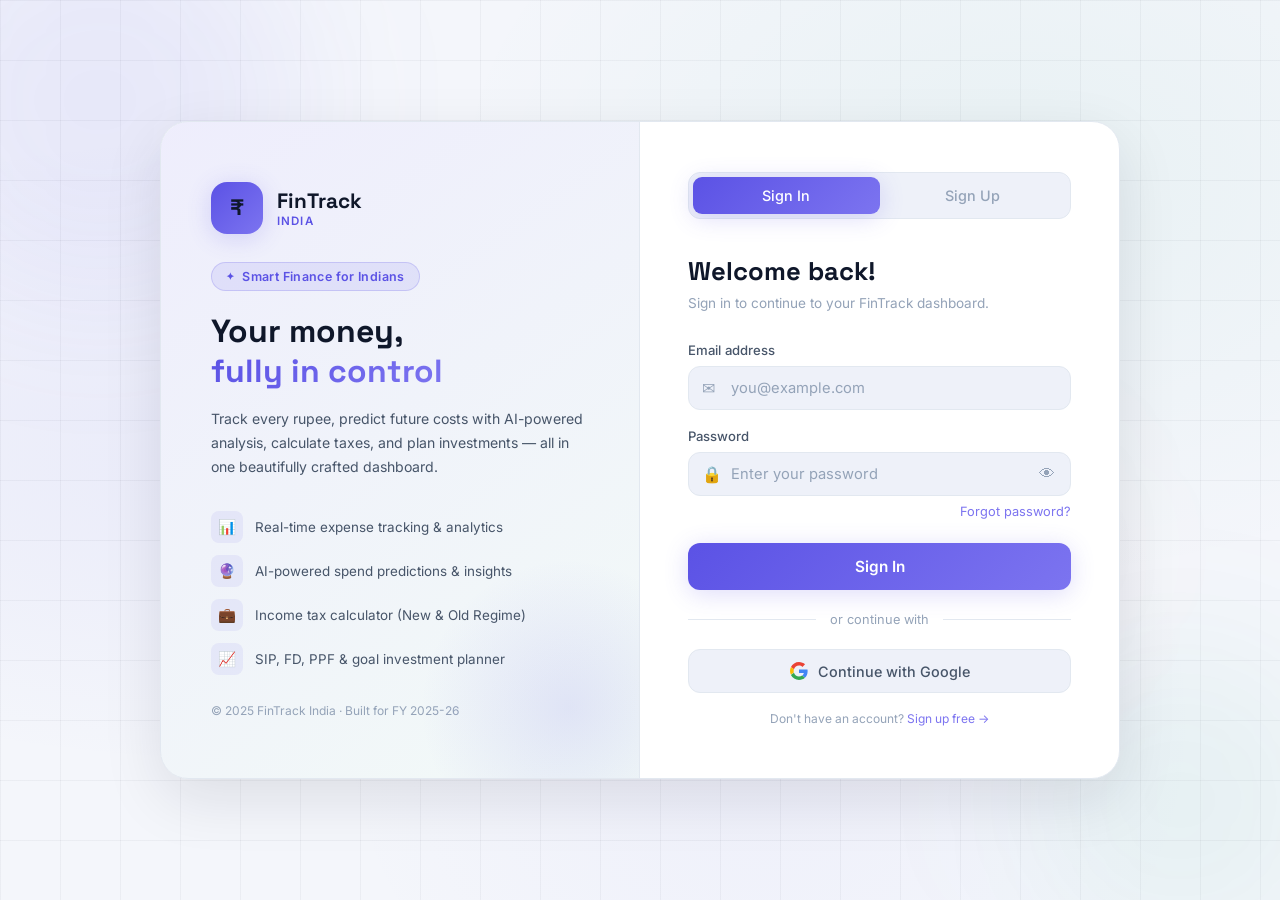
<file: auth.html>
<!DOCTYPE html>
<html lang="en">
<head>
  <meta charset="UTF-8" />
  <meta name="viewport" content="width=device-width, initial-scale=1.0" />
  <title>FinTrack India — Login & Sign Up</title>
  <meta name="description" content="Sign in or create your FinTrack India account to track expenses, predict future costs, and manage your Indian finances." />
  <link rel="preconnect" href="https://fonts.googleapis.com" />
  <link rel="preconnect" href="https://fonts.gstatic.com" crossorigin />
  <link href="https://fonts.googleapis.com/css2?family=Inter:wght@300;400;500;600;700;800&family=Space+Grotesk:wght@400;500;600;700&display=swap" rel="stylesheet" />
  <style>
    *, *::before, *::after { box-sizing: border-box; margin: 0; padding: 0; }

    :root {
      --bg-dark: #f4f6fb;
      --bg-card: #ffffff;
      --bg-card2: #eef1f9;
      --accent: #5b52e5;
      --accent-light: #7c74f0;
      --accent3: #059669;
      --danger: #dc2626;
      --text-primary: #0f172a;
      --text-secondary: #475569;
      --text-muted: #94a3b8;
      --border: #e2e8f0;
      --border2: #cbd5e1;
      --radius: 20px;
      --radius-sm: 12px;
      --shadow: 0 20px 60px rgba(15,23,42,0.1);
      --shadow-accent: 0 4px 24px rgba(91,82,229,0.2);
      --transition: 0.25s ease;
      --font: 'Inter', sans-serif;
      --font2: 'Space Grotesk', sans-serif;
    }

    html { font-size: 16px; overflow-y: auto; }

    body {
      font-family: var(--font);
      background: var(--bg-dark);
      color: var(--text-primary);
      min-height: 100vh;
      display: flex;
      align-items: center;
      justify-content: center;
      padding: 40px 20px;
      position: relative;
    }

    /* ===== ANIMATED BACKGROUND ===== */
    .bg-canvas {
      position: fixed;
      inset: 0;
      z-index: 0;
      background: radial-gradient(ellipse at 20% 50%, rgba(91,82,229,0.07) 0%, transparent 50%),
                  radial-gradient(ellipse at 80% 20%, rgba(5,150,105,0.05) 0%, transparent 40%),
                  radial-gradient(ellipse at 60% 80%, rgba(124,116,240,0.05) 0%, transparent 40%),
                  var(--bg-dark);
    }

    .orb {
      position: absolute;
      border-radius: 50%;
      filter: blur(80px);
      animation: orbFloat 8s ease-in-out infinite;
      pointer-events: none;
    }
    .orb-1 {
      width: 400px; height: 400px;
      background: rgba(91,82,229,0.08);
      top: -100px; left: -100px;
      animation-delay: 0s;
    }
    .orb-2 {
      width: 300px; height: 300px;
      background: rgba(5,150,105,0.06);
      bottom: -50px; right: -50px;
      animation-delay: 3s;
    }
    .orb-3 {
      width: 200px; height: 200px;
      background: rgba(217,119,6,0.05);
      top: 50%; right: 15%;
      animation-delay: 6s;
    }

    @keyframes orbFloat {
      0%, 100% { transform: translate(0, 0) scale(1); }
      33% { transform: translate(20px, -30px) scale(1.05); }
      66% { transform: translate(-15px, 20px) scale(0.95); }
    }

    /* Grid pattern overlay */
    .bg-grid {
      position: fixed;
      inset: 0;
      z-index: 0;
      background-image:
        linear-gradient(rgba(15,23,42,0.04) 1px, transparent 1px),
        linear-gradient(90deg, rgba(15,23,42,0.04) 1px, transparent 1px);
      background-size: 60px 60px;
    }

    /* ===== SPLIT LAYOUT ===== */
    .auth-wrapper {
      position: relative;
      z-index: 1;
      display: grid;
      grid-template-columns: 1fr 1fr;
      width: 100%;
      max-width: 960px;
      min-height: 620px;
      background: var(--bg-card);
      border-radius: 28px;
      border: 1px solid var(--border);
      box-shadow: var(--shadow);
      overflow: hidden;
      animation: wrapperIn 0.6s cubic-bezier(0.34, 1.56, 0.64, 1);
    }

    @keyframes wrapperIn {
      from { opacity: 0; transform: translateY(40px) scale(0.95); }
      to { opacity: 1; transform: none; }
    }

    /* ===== LEFT PANEL (HERO) ===== */
    .hero-panel {
      background: linear-gradient(145deg, rgba(91,82,229,0.1) 0%, rgba(5,150,105,0.05) 100%);
      border-right: 1px solid var(--border);
      padding: 60px 50px;
      display: flex;
      flex-direction: column;
      justify-content: space-between;
      position: relative;
      overflow: hidden;
    }

    .hero-panel::before {
      content: '';
      position: absolute;
      width: 300px; height: 300px;
      background: radial-gradient(circle, rgba(91,82,229,0.12) 0%, transparent 70%);
      bottom: -80px; right: -80px;
      border-radius: 50%;
    }

    .hero-brand {
      display: flex;
      align-items: center;
      gap: 14px;
    }

    .hero-brand-icon {
      width: 52px; height: 52px;
      background: linear-gradient(135deg, var(--accent), var(--accent-light));
      border-radius: 16px;
      display: flex; align-items: center; justify-content: center;
      font-size: 1.4rem; font-weight: 700; font-family: var(--font2);
      box-shadow: var(--shadow-accent);
    }

    .hero-brand-text .name {
      font-family: var(--font2);
      font-size: 1.3rem; font-weight: 700;
      color: var(--text-primary);
    }
    .hero-brand-text .sub {
      font-size: 0.72rem; color: var(--accent);
      font-weight: 600; letter-spacing: 0.1em;
      text-transform: uppercase;
    }

    .hero-body {
      position: relative; z-index: 1;
    }

    .hero-tag {
      display: inline-flex; align-items: center; gap: 8px;
      background: rgba(91,82,229,0.1);
      border: 1px solid rgba(91,82,229,0.2);
      color: var(--accent);
      padding: 6px 14px; border-radius: 30px;
      font-size: 0.78rem; font-weight: 600;
      margin-bottom: 20px;
      letter-spacing: 0.03em;
    }
    .hero-tag::before { content: '✦'; font-size: 0.65rem; }

    .hero-title {
      font-family: var(--font2);
      font-size: 2rem; font-weight: 700;
      line-height: 1.25;
      color: var(--text-primary);
      margin-bottom: 16px;
    }
    .hero-title span {
      background: linear-gradient(135deg, var(--accent), var(--accent-light));
      -webkit-background-clip: text;
      -webkit-text-fill-color: transparent;
      background-clip: text;
    }

    .hero-desc {
      font-size: 0.88rem; color: var(--text-secondary);
      line-height: 1.7; margin-bottom: 32px;
    }

    .hero-features {
      display: flex; flex-direction: column; gap: 12px;
    }
    .hero-feature {
      display: flex; align-items: center; gap: 12px;
      font-size: 0.84rem; color: var(--text-secondary);
    }
    .hero-feature-icon {
      width: 32px; height: 32px; border-radius: 8px;
      background: rgba(91,82,229,0.08);
      display: flex; align-items: center; justify-content: center;
      font-size: 0.9rem; flex-shrink: 0;
    }

    .hero-footer {
      font-size: 0.75rem; color: var(--text-muted);
    }

    /* ===== RIGHT PANEL (FORM) ===== */
    .form-panel {
      padding: 50px 48px;
      display: flex;
      flex-direction: column;
      justify-content: center;
      overflow-y: auto;
    }

    /* ===== TABS ===== */
    .auth-tabs {
      display: flex;
      background: var(--bg-card2);
      border-radius: var(--radius-sm);
      padding: 4px;
      margin-bottom: 36px;
      border: 1px solid var(--border);
    }

    .auth-tab {
      flex: 1; padding: 10px;
      border-radius: 9px; border: none;
      background: none; cursor: pointer;
      color: var(--text-muted);
      font-family: var(--font); font-size: 0.9rem; font-weight: 500;
      transition: all var(--transition);
    }
    .auth-tab.active {
      background: linear-gradient(135deg, var(--accent), var(--accent-light));
      color: white;
      box-shadow: var(--shadow-accent);
    }

    /* ===== FORM ===== */
    .auth-form { display: none; animation: formIn 0.3s ease; }
    .auth-form.active { display: block; }

    @keyframes formIn {
      from { opacity: 0; transform: translateX(15px); }
      to { opacity: 1; transform: none; }
    }

    .form-heading {
      font-family: var(--font2);
      font-size: 1.6rem; font-weight: 700;
      color: var(--text-primary);
      margin-bottom: 6px;
    }
    .form-subheading {
      font-size: 0.85rem; color: var(--text-muted);
      margin-bottom: 28px; line-height: 1.6;
    }

    .form-group {
      margin-bottom: 18px;
    }
    .form-group label {
      display: block;
      font-size: 0.82rem; font-weight: 500;
      color: var(--text-secondary); margin-bottom: 8px;
    }

    .input-wrapper {
      position: relative;
    }
    .input-icon {
      position: absolute;
      left: 14px; top: 50%; transform: translateY(-50%);
      color: var(--text-muted); font-size: 1rem;
      pointer-events: none;
    }

    .form-group input {
      width: 100%; padding: 12px 14px 12px 42px;
      background: var(--bg-card2);
      border: 1px solid var(--border);
      border-radius: var(--radius-sm);
      color: var(--text-primary);
      font-family: var(--font); font-size: 0.92rem;
      transition: border-color var(--transition), box-shadow var(--transition);
      outline: none;
    }
    .form-group input:focus {
      border-color: var(--accent);
      box-shadow: 0 0 0 3px rgba(91,82,229,0.12);
    }
    .form-group input::placeholder { color: var(--text-muted); }

    .input-toggle-pw {
      position: absolute;
      right: 14px; top: 50%; transform: translateY(-50%);
      background: none; border: none; cursor: pointer;
      color: var(--text-muted); font-size: 1rem;
      line-height: 1; padding: 2px;
      transition: color var(--transition);
    }
    .input-toggle-pw:hover { color: var(--text-secondary); }

    .form-row {
      display: grid; grid-template-columns: 1fr 1fr; gap: 14px;
    }

    .btn-auth {
      width: 100%; padding: 14px;
      background: linear-gradient(135deg, var(--accent), var(--accent-light));
      border: none; border-radius: var(--radius-sm);
      color: white; font-family: var(--font);
      font-size: 0.96rem; font-weight: 600;
      cursor: pointer; transition: all var(--transition);
      box-shadow: var(--shadow-accent);
      margin-top: 8px;
      position: relative;
      overflow: hidden;
    }
    .btn-auth::after {
      content: '';
      position: absolute; inset: 0;
      background: linear-gradient(135deg, rgba(255,255,255,0.1), transparent);
      opacity: 0; transition: opacity var(--transition);
    }
    .btn-auth:hover { transform: translateY(-2px); box-shadow: 0 8px 30px rgba(91,82,229,0.35); }
    .btn-auth:hover::after { opacity: 1; }
    .btn-auth:active { transform: none; }
    .btn-auth:disabled { opacity: 0.65; cursor: not-allowed; transform: none; }

    .auth-divider {
      display: flex; align-items: center; gap: 14px;
      margin: 22px 0; color: var(--text-muted); font-size: 0.8rem;
    }
    .auth-divider::before, .auth-divider::after {
      content: ''; flex: 1; height: 1px; background: var(--border);
    }

    .btn-google {
      width: 100%; padding: 12px 14px;
      background: var(--bg-card2);
      border: 1px solid var(--border); border-radius: var(--radius-sm);
      color: var(--text-secondary); font-family: var(--font);
      font-size: 0.9rem; font-weight: 500;
      cursor: pointer; transition: all var(--transition);
      display: flex; align-items: center; justify-content: center; gap: 10px;
    }
    .btn-google:hover { border-color: var(--border2); color: var(--text-primary); background: rgba(15,23,42,0.03); }

    .forgot-link {
      text-align: right; font-size: 0.8rem;
      margin-top: -10px; margin-bottom: 16px;
    }
    .forgot-link a {
      color: var(--accent-light); text-decoration: none;
      transition: color var(--transition);
    }
    .forgot-link a:hover { color: var(--accent); }

    .terms-note {
      font-size: 0.75rem; color: var(--text-muted);
      text-align: center; margin-top: 16px; line-height: 1.6;
    }
    .terms-note a { color: var(--accent-light); text-decoration: none; }

    /* ===== ERROR / SUCCESS ALERTS ===== */
    .alert {
      padding: 12px 16px; border-radius: var(--radius-sm);
      font-size: 0.85rem; font-weight: 500;
      margin-bottom: 18px; display: none;
      animation: alertIn 0.25s ease;
    }
    @keyframes alertIn {
      from { opacity: 0; transform: translateY(-8px); }
      to { opacity: 1; transform: none; }
    }
    .alert.show { display: flex; align-items: center; gap: 10px; }
    .alert.error { background: rgba(220,38,38,0.08); border: 1px solid rgba(220,38,38,0.25); color: #b91c1c; }
    .alert.success { background: rgba(5,150,105,0.08); border: 1px solid rgba(5,150,105,0.25); color: #047857; }

    /* ===== LOADING SPINNER ===== */
    .spinner {
      width: 18px; height: 18px;
      border: 2px solid rgba(255,255,255,0.3);
      border-top-color: white;
      border-radius: 50%;
      animation: spin 0.7s linear infinite;
      display: inline-block;
    }
    @keyframes spin { to { transform: rotate(360deg); } }

    /* ===== FIELD ERROR ===== */
    .field-error {
      font-size: 0.75rem;
      color: var(--danger);
      margin-top: 5px;
      display: none;
      animation: alertIn 0.2s ease;
    }
    .field-error.show { display: block; }
    .form-group input.invalid {
      border-color: var(--danger);
      box-shadow: 0 0 0 3px rgba(220,38,38,0.1);
    }
    .form-group input.valid {
      border-color: var(--accent3);
      box-shadow: 0 0 0 3px rgba(5,150,105,0.1);
    }

    /* ===== STRENGTH METER ===== */
    .strength-bar {
      height: 3px; border-radius: 2px;
      background: var(--border); margin-top: 8px;
      overflow: hidden;
    }
    .strength-fill {
      height: 100%; border-radius: 2px;
      transition: width 0.3s ease, background 0.3s ease;
      width: 0%;
    }
    .strength-text {
      font-size: 0.72rem; color: var(--text-muted);
      margin-top: 5px;
    }

    /* ===== PASSWORD CHECKLIST ===== */
    .pw-checklist {
      margin-top: 10px;
      display: grid;
      grid-template-columns: 1fr 1fr;
      gap: 5px 10px;
      display: none;
    }
    .pw-checklist.visible { display: grid; }
    .pw-rule {
      font-size: 0.74rem;
      color: var(--text-muted);
      display: flex; align-items: center; gap: 5px;
      transition: color 0.2s ease;
    }
    .pw-rule .rule-icon { font-size: 0.8rem; transition: all 0.2s ease; }
    .pw-rule.met { color: var(--accent3); }
    .pw-rule.unmet { color: var(--danger); }

    /* ===== CAPS LOCK WARNING ===== */
    .caps-warn {
      font-size: 0.74rem; color: #d97706;
      margin-top: 5px; display: none;
      align-items: center; gap: 5px;
    }
    .caps-warn.show { display: flex; }

    /* ===== CONFIRM MATCH HINT ===== */
    .match-hint {
      font-size: 0.74rem; margin-top: 5px;
      display: none; align-items: center; gap: 5px;
    }
    .match-hint.show { display: flex; }
    .match-hint.ok { color: var(--accent3); }
    .match-hint.bad { color: var(--danger); }

    /* ===== SCROLLBAR ===== */
    ::-webkit-scrollbar { width: 6px; }
    ::-webkit-scrollbar-track { background: transparent; }
    ::-webkit-scrollbar-thumb { background: var(--border2); border-radius: 3px; }

    /* ===== RESPONSIVE ===== */
    @media (max-width: 768px) {
      body { align-items: flex-start; padding: 0; }
      .auth-wrapper {
        grid-template-columns: 1fr;
        max-width: 100%;
        min-height: 100vh;
        border-radius: 0;
        border: none;
      }
      .hero-panel { display: none; }
      .form-panel { padding: 40px 30px; justify-content: flex-start; padding-top: 60px; }
    }

    @media (max-width: 480px) {
      .form-panel { padding: 36px 22px; }
      .form-row { grid-template-columns: 1fr; }
    }
  </style>
</head>
<body>
  <div class="bg-canvas">
    <div class="orb orb-1"></div>
    <div class="orb orb-2"></div>
    <div class="orb orb-3"></div>
  </div>
  <div class="bg-grid"></div>

  <div class="auth-wrapper">

    <!-- ===== LEFT HERO PANEL ===== -->
    <div class="hero-panel">
      <div class="hero-brand">
        <div class="hero-brand-icon">₹</div>
        <div class="hero-brand-text">
          <div class="name">FinTrack</div>
          <div class="sub">India</div>
        </div>
      </div>

      <div class="hero-body">
        <div class="hero-tag">Smart Finance for Indians</div>
        <h2 class="hero-title">Your money,<br><span>fully in control</span></h2>
        <p class="hero-desc">
          Track every rupee, predict future costs with AI-powered analysis, calculate taxes, and plan investments — all in one beautifully crafted dashboard.
        </p>
        <div class="hero-features">
          <div class="hero-feature">
            <div class="hero-feature-icon">📊</div>
            <span>Real-time expense tracking &amp; analytics</span>
          </div>
          <div class="hero-feature">
            <div class="hero-feature-icon">🔮</div>
            <span>AI-powered spend predictions &amp; insights</span>
          </div>
          <div class="hero-feature">
            <div class="hero-feature-icon">💼</div>
            <span>Income tax calculator (New &amp; Old Regime)</span>
          </div>
          <div class="hero-feature">
            <div class="hero-feature-icon">📈</div>
            <span>SIP, FD, PPF &amp; goal investment planner</span>
          </div>
        </div>
      </div>

      <div class="hero-footer">
        © 2025 FinTrack India · Built for FY 2025-26
      </div>
    </div>

    <!-- ===== RIGHT FORM PANEL ===== -->
    <div class="form-panel">

      <!-- Tab switcher -->
      <div class="auth-tabs" role="tablist" aria-label="Authentication">
        <button class="auth-tab active" id="tab-login" role="tab" aria-selected="true" aria-controls="form-login">Sign In</button>
        <button class="auth-tab" id="tab-signup" role="tab" aria-selected="false" aria-controls="form-signup">Sign Up</button>
      </div>

      <!-- ===== LOGIN FORM ===== -->
      <div class="auth-form active" id="form-login" role="tabpanel" aria-labelledby="tab-login">
        <h1 class="form-heading">Welcome back!</h1>
        <p class="form-subheading">Sign in to continue to your FinTrack dashboard.</p>

        <div class="alert error" id="login-error" role="alert">
          <span>⚠</span><span id="login-error-msg">Invalid credentials. Please try again.</span>
        </div>
        <div class="alert success" id="login-success" role="alert">
          <span>✓</span><span>Logged in! Redirecting to dashboard…</span>
        </div>

        <form id="login-form" novalidate autocomplete="on">
          <div class="form-group">
            <label for="login-email">Email address</label>
            <div class="input-wrapper">
              <span class="input-icon">✉</span>
              <input type="email" id="login-email" name="email" placeholder="you@example.com" required autocomplete="email" />
            </div>
            <div class="field-error" id="err-login-email">Please enter a valid email address.</div>
          </div>

          <div class="form-group">
            <label for="login-password">Password</label>
            <div class="input-wrapper">
              <span class="input-icon">🔒</span>
              <input type="password" id="login-password" name="password" placeholder="Enter your password" required autocomplete="current-password" />
              <button type="button" class="input-toggle-pw" id="toggle-login-pw" aria-label="Toggle password visibility">👁</button>
            </div>
          </div>

          <div class="forgot-link">
            <a href="#" id="forgot-link">Forgot password?</a>
          </div>

          <button type="submit" class="btn-auth" id="login-btn">
            <span id="login-btn-text">Sign In</span>
          </button>
        </form>

        <div class="auth-divider">or continue with</div>

        <button class="btn-google" id="google-login-btn" type="button">
          <svg width="18" height="18" viewBox="0 0 48 48"><path fill="#EA4335" d="M24 9.5c3.54 0 6.71 1.22 9.21 3.6l6.85-6.85C35.9 2.38 30.47 0 24 0 14.62 0 6.51 5.38 2.56 13.22l7.98 6.19C12.43 13.72 17.74 9.5 24 9.5z"/><path fill="#4285F4" d="M46.98 24.55c0-1.57-.15-3.09-.38-4.55H24v9.02h12.94c-.58 2.96-2.26 5.48-4.78 7.18l7.73 6c4.51-4.18 7.09-10.36 7.09-17.65z"/><path fill="#FBBC05" d="M10.53 28.59c-.48-1.45-.76-2.99-.76-4.59s.27-3.14.76-4.59l-7.98-6.19C.92 17.15 0 20.45 0 24c0 3.55.92 6.85 2.56 9.78l7.97-6.19z"/><path fill="#34A853" d="M24 48c6.48 0 11.93-2.13 15.89-5.81l-7.73-6c-2.18 1.48-4.97 2.34-8.16 2.34-6.26 0-11.57-4.22-13.47-9.91l-7.98 6.19C6.51 42.62 14.62 48 24 48z"/></svg>
          Continue with Google
        </button>

        <p class="terms-note">
          Don't have an account? <a href="#" id="go-signup">Sign up free →</a>
        </p>
      </div>

      <!-- ===== SIGNUP FORM ===== -->
      <div class="auth-form" id="form-signup" role="tabpanel" aria-labelledby="tab-signup">
        <h1 class="form-heading">Create account</h1>
        <p class="form-subheading">Start tracking your finances — it's free &amp; secure.</p>

        <div class="alert error" id="signup-error" role="alert">
          <span>⚠</span><span id="signup-error-msg">Something went wrong. Please try again.</span>
        </div>
        <div class="alert success" id="signup-success" role="alert">
          <span>✓</span><span>Account created! Redirecting to dashboard…</span>
        </div>

        <form id="signup-form" novalidate autocomplete="on">
          <div class="form-row">
            <div class="form-group">
              <label for="signup-firstname">First name</label>
              <div class="input-wrapper">
                <span class="input-icon">👤</span>
                <input type="text" id="signup-firstname" name="firstname" placeholder="Rahul" required autocomplete="given-name" />
              </div>
              <div class="field-error" id="err-firstname">Only letters, spaces, hyphens or apostrophes (2–50 chars).</div>
            </div>
            <div class="form-group">
              <label for="signup-lastname">Last name</label>
              <div class="input-wrapper">
                <span class="input-icon">👤</span>
                <input type="text" id="signup-lastname" name="lastname" placeholder="Sharma" required autocomplete="family-name" />
              </div>
              <div class="field-error" id="err-lastname">Only letters, spaces, hyphens or apostrophes (2–50 chars).</div>
            </div>
          </div>

          <div class="form-group">
            <label for="signup-email">Email address</label>
            <div class="input-wrapper">
              <span class="input-icon">✉</span>
              <input type="email" id="signup-email" name="email" placeholder="you@example.com" required autocomplete="email" />
            </div>
            <div class="field-error" id="err-signup-email">Please enter a valid email address (e.g. you@example.com).</div>
          </div>

          <div class="form-group">
            <label for="signup-password">Password</label>
            <div class="input-wrapper">
              <span class="input-icon">🔒</span>
              <input type="password" id="signup-password" name="password" placeholder="Create a strong password" required autocomplete="new-password" />
              <button type="button" class="input-toggle-pw" id="toggle-signup-pw" aria-label="Toggle password visibility">👁</button>
            </div>
            <div class="strength-bar"><div class="strength-fill" id="strength-fill"></div></div>
            <div class="strength-text" id="strength-text"></div>
            <div class="caps-warn" id="caps-warn-pw">⚠️ Caps Lock is on</div>
            <div class="pw-checklist" id="pw-checklist">
              <span class="pw-rule" id="rule-len"><span class="rule-icon">○</span> 8+ characters</span>
              <span class="pw-rule" id="rule-upper"><span class="rule-icon">○</span> Uppercase letter</span>
              <span class="pw-rule" id="rule-num"><span class="rule-icon">○</span> Number</span>
              <span class="pw-rule" id="rule-sym"><span class="rule-icon">○</span> Special character</span>
            </div>
          </div>

          <div class="form-group">
            <label for="signup-confirm">Confirm password</label>
            <div class="input-wrapper">
              <span class="input-icon">🔑</span>
              <input type="password" id="signup-confirm" name="confirm" placeholder="Re-enter your password" required autocomplete="new-password" />
              <button type="button" class="input-toggle-pw" id="toggle-confirm-pw" aria-label="Toggle confirm password visibility">👁</button>
            </div>
            <div class="caps-warn" id="caps-warn-confirm">⚠️ Caps Lock is on</div>
            <div class="match-hint" id="match-hint"></div>
          </div>

          <button type="submit" class="btn-auth" id="signup-btn">
            <span id="signup-btn-text">Create Account</span>
          </button>
        </form>

        <p class="terms-note">
          By signing up, you agree to our <a href="#">Terms of Service</a> and <a href="#">Privacy Policy</a>.<br>
          Already have an account? <a href="#" id="go-login">Sign in →</a>
        </p>
      </div>

    </div>
  </div>

  <script>
    'use strict';

    // ===== TAB SWITCHING =====
    const loginTab = document.getElementById('tab-login');
    const signupTab = document.getElementById('tab-signup');
    const formLogin = document.getElementById('form-login');
    const formSignup = document.getElementById('form-signup');

    function showTab(tab) {
      if (tab === 'login') {
        loginTab.classList.add('active');
        signupTab.classList.remove('active');
        formLogin.classList.add('active');
        formSignup.classList.remove('active');
        loginTab.setAttribute('aria-selected', 'true');
        signupTab.setAttribute('aria-selected', 'false');
      } else {
        signupTab.classList.add('active');
        loginTab.classList.remove('active');
        formSignup.classList.add('active');
        formLogin.classList.remove('active');
        signupTab.setAttribute('aria-selected', 'true');
        loginTab.setAttribute('aria-selected', 'false');
      }
    }

    loginTab.addEventListener('click', () => showTab('login'));
    signupTab.addEventListener('click', () => showTab('signup'));
    document.getElementById('go-signup').addEventListener('click', (e) => { e.preventDefault(); showTab('signup'); });
    document.getElementById('go-login').addEventListener('click', (e) => { e.preventDefault(); showTab('login'); });

    // Auto-focus first field on tab switch
    function autoFocus(tab) {
      const id = tab === 'login' ? 'login-email' : 'signup-firstname';
      setTimeout(() => document.getElementById(id).focus(), 50);
    }
    loginTab.addEventListener('click', () => autoFocus('login'));
    signupTab.addEventListener('click', () => autoFocus('signup'));
    document.getElementById('go-signup').addEventListener('click', () => autoFocus('signup'));
    document.getElementById('go-login').addEventListener('click', () => autoFocus('login'));

    // ===== PASSWORD TOGGLE =====
    function togglePw(inputId, btn) {
      const input = document.getElementById(inputId);
      if (input.type === 'password') {
        input.type = 'text';
        btn.textContent = '🙈';
      } else {
        input.type = 'password';
        btn.textContent = '👁';
      }
    }

    document.getElementById('toggle-login-pw').addEventListener('click', function() {
      togglePw('login-password', this);
    });
    document.getElementById('toggle-signup-pw').addEventListener('click', function() {
      togglePw('signup-password', this);
    });
    document.getElementById('toggle-confirm-pw').addEventListener('click', function() {
      togglePw('signup-confirm', this);
    });

    // ===== PASSWORD STRENGTH + CHECKLIST =====
    function updatePwChecklist(pw) {
      const rules = [
        { id: 'rule-len',   ok: pw.length >= 8 },
        { id: 'rule-upper', ok: /[A-Z]/.test(pw) },
        { id: 'rule-num',   ok: /[0-9]/.test(pw) },
        { id: 'rule-sym',   ok: /[^A-Za-z0-9]/.test(pw) },
      ];
      rules.forEach(r => {
        const el = document.getElementById(r.id);
        el.classList.toggle('met', r.ok);
        el.classList.toggle('unmet', !r.ok && pw.length > 0);
        el.querySelector('.rule-icon').textContent = r.ok ? '✓' : (pw.length > 0 ? '✗' : '○');
      });
    }

    document.getElementById('signup-password').addEventListener('input', function() {
      const pw = this.value;
      const fill = document.getElementById('strength-fill');
      const text = document.getElementById('strength-text');
      const checklist = document.getElementById('pw-checklist');
      let score = 0;
      if (pw.length >= 8) score++;
      if (/[A-Z]/.test(pw)) score++;
      if (/[0-9]/.test(pw)) score++;
      if (/[^A-Za-z0-9]/.test(pw)) score++;

      const levels = [
        { w: '0%', color: 'transparent', label: '' },
        { w: '25%', color: '#ef4444', label: 'Weak 😬' },
        { w: '50%', color: '#f59e0b', label: 'Fair 😐' },
        { w: '75%', color: '#6c63ff', label: 'Good 👍' },
        { w: '100%', color: '#10b981', label: 'Strong 🔐' },
      ];
      const lvl = levels[score];
      fill.style.width = lvl.w;
      fill.style.background = lvl.color;
      text.textContent = lvl.label;
      text.style.color = lvl.color;
      checklist.classList.toggle('visible', pw.length > 0);
      updatePwChecklist(pw);
      // update confirm match hint live
      updateMatchHint();
    });

    // ===== CONFIRM MATCH HINT =====
    function updateMatchHint() {
      const pw  = document.getElementById('signup-password').value;
      const cf  = document.getElementById('signup-confirm').value;
      const hint = document.getElementById('match-hint');
      if (!cf) { hint.classList.remove('show','ok','bad'); return; }
      const match = pw === cf;
      hint.classList.add('show');
      hint.classList.toggle('ok', match);
      hint.classList.toggle('bad', !match);
      hint.textContent = match ? '✓ Passwords match' : '✗ Passwords do not match';
    }
    document.getElementById('signup-confirm').addEventListener('input', updateMatchHint);

    // ===== CAPS LOCK DETECTION =====
    function setupCapsWarn(inputId, warnId) {
      const inp  = document.getElementById(inputId);
      const warn = document.getElementById(warnId);
      ['keydown','keyup'].forEach(evt => {
        inp.addEventListener(evt, e => {
          warn.classList.toggle('show', e.getModifierState && e.getModifierState('CapsLock'));
        });
      });
      inp.addEventListener('blur', () => warn.classList.remove('show'));
    }
    setupCapsWarn('signup-password', 'caps-warn-pw');
    setupCapsWarn('signup-confirm',  'caps-warn-confirm');

    // ===== ALERTS =====
    function showAlert(id, message, type) {
      const el = document.getElementById(id);
      if (message) {
        const msgEl = document.getElementById(id + '-msg');
        if (msgEl) msgEl.textContent = message;
      }
      el.className = `alert ${type} show`;
      setTimeout(() => el.classList.remove('show'), 5000);
    }
    function hideAlerts(prefix) {
      ['error', 'success'].forEach(t => {
        const el = document.getElementById(prefix + '-' + t);
        if (el) el.classList.remove('show');
      });
    }

    // ===== SET BUTTON LOADING =====
    function setLoading(btnId, textId, loading) {
      const btn = document.getElementById(btnId);
      const text = document.getElementById(textId);
      btn.disabled = loading;
      text.innerHTML = loading
        ? '<span class="spinner"></span>'
        : (btnId === 'login-btn' ? 'Sign In' : 'Create Account');
    }

    // ===== VALIDATION HELPERS =====
    const NAME_RE   = /^[A-Za-zÀ-ÖØ-öø-ÿ][A-Za-zÀ-ÖØ-öø-ÿ\s'\-]{1,49}$/;
    const EMAIL_RE  = /^[^\s@]+@[^\s@]+\.[^\s@]{2,}$/;

    function setFieldState(inputId, errId, valid) {
      const inp = document.getElementById(inputId);
      const err = document.getElementById(errId);
      if (!inp) return valid;
      inp.classList.toggle('invalid', !valid);
      inp.classList.toggle('valid', valid);
      if (err) err.classList.toggle('show', !valid);
      return valid;
    }

    function validateName(inputId, errId) {
      const val = document.getElementById(inputId).value.trim();
      return setFieldState(inputId, errId, val.length >= 2 && NAME_RE.test(val));
    }

    function validateEmail(inputId, errId) {
      const val = document.getElementById(inputId).value.trim();
      return setFieldState(inputId, errId, EMAIL_RE.test(val));
    }

    // Real-time blur validation — signup
    ['signup-firstname', 'signup-lastname'].forEach(id => {
      document.getElementById(id).addEventListener('blur', () =>
        validateName(id, 'err-' + id.replace('signup-', ''))
      );
      document.getElementById(id).addEventListener('input', () => {
        const inp = document.getElementById(id);
        if (inp.classList.contains('invalid')) validateName(id, 'err-' + id.replace('signup-', ''));
      });
    });
    document.getElementById('signup-email').addEventListener('blur', () => validateEmail('signup-email', 'err-signup-email'));
    document.getElementById('signup-email').addEventListener('input', () => {
      if (document.getElementById('signup-email').classList.contains('invalid'))
        validateEmail('signup-email', 'err-signup-email');
    });

    // Real-time blur validation — login email
    document.getElementById('login-email').addEventListener('blur', () => validateEmail('login-email', 'err-login-email'));
    document.getElementById('login-email').addEventListener('input', () => {
      if (document.getElementById('login-email').classList.contains('invalid'))
        validateEmail('login-email', 'err-login-email');
    });

    // ===== LOGIN =====
    document.getElementById('login-form').addEventListener('submit', async (e) => {
      e.preventDefault();
      hideAlerts('login');

      const email = document.getElementById('login-email').value.trim();
      const password = document.getElementById('login-password').value;

      const emailOk = validateEmail('login-email', 'err-login-email');
      if (!emailOk) {
        document.getElementById('login-email').focus();
        showAlert('login-error', 'Please enter a valid email address.', 'error');
        return;
      }
      if (!password) {
        document.getElementById('login-password').focus();
        showAlert('login-error', 'Please enter your password.', 'error');
        return;
      }

      setLoading('login-btn', 'login-btn-text', true);
      try {
        const res = await fetch('/api/auth/login', {
          method: 'POST',
          headers: { 'Content-Type': 'application/json' },
          body: JSON.stringify({ email, password })
        });
        const data = await res.json();
        if (!res.ok) {
          showAlert('login-error', data.error || 'Login failed. Please try again.', 'error');
        } else {
          showAlert('login-success', null, 'success');
          setTimeout(() => { window.location.href = '/'; }, 800);
        }
      } catch (err) {
        showAlert('login-error', 'Network error. Is the server running?', 'error');
      } finally {
        setLoading('login-btn', 'login-btn-text', false);
      }
    });

    // ===== SIGN UP =====
    document.getElementById('signup-form').addEventListener('submit', async (e) => {
      e.preventDefault();
      hideAlerts('signup');

      const firstname = document.getElementById('signup-firstname').value.trim();
      const lastname  = document.getElementById('signup-lastname').value.trim();
      const email     = document.getElementById('signup-email').value.trim();
      const password  = document.getElementById('signup-password').value;
      const confirm   = document.getElementById('signup-confirm').value;

      const fnOk  = validateName('signup-firstname', 'err-firstname');
      const lnOk  = validateName('signup-lastname',  'err-lastname');
      const emOk  = validateEmail('signup-email',    'err-signup-email');

      if (!fnOk || !lnOk || !emOk) {
        // scroll to first invalid field
        const firstInvalid = document.querySelector('#signup-form .invalid');
        if (firstInvalid) firstInvalid.focus();
        showAlert('signup-error', 'Please fix the highlighted fields.', 'error');
        return;
      }
      if (!password) {
        document.getElementById('signup-password').focus();
        showAlert('signup-error', 'Please enter a password.', 'error');
        return;
      }
      if (password.length < 6) {
        showAlert('signup-error', 'Password must be at least 6 characters.', 'error');
        return;
      }
      if (password !== confirm) {
        showAlert('signup-error', 'Passwords do not match.', 'error');
        return;
      }

      setLoading('signup-btn', 'signup-btn-text', true);
      try {
        const res = await fetch('/api/auth/register', {
          method: 'POST',
          headers: { 'Content-Type': 'application/json' },
          body: JSON.stringify({ firstname, lastname, email, password })
        });
        const data = await res.json();
        if (!res.ok) {
          showAlert('signup-error', data.error || 'Registration failed. Please try again.', 'error');
        } else {
          showAlert('signup-success', null, 'success');
          setTimeout(() => { window.location.href = '/'; }, 800);
        }
      } catch (err) {
        showAlert('signup-error', 'Network error. Is the server running?', 'error');
      } finally {
        setLoading('signup-btn', 'signup-btn-text', false);
      }
    });

    // ===== FORGOT PASSWORD (placeholder) =====
    document.getElementById('forgot-link').addEventListener('click', (e) => {
      e.preventDefault();
      showAlert('login-error', 'Password reset coming soon! Contact support for now.', 'error');
    });

    // ===== GOOGLE (placeholder) =====
    document.getElementById('google-login-btn').addEventListener('click', () => {
      showAlert('login-error', 'Google Sign-In coming soon!', 'error');
    });
  </script>
</body>
</html>
</file>
